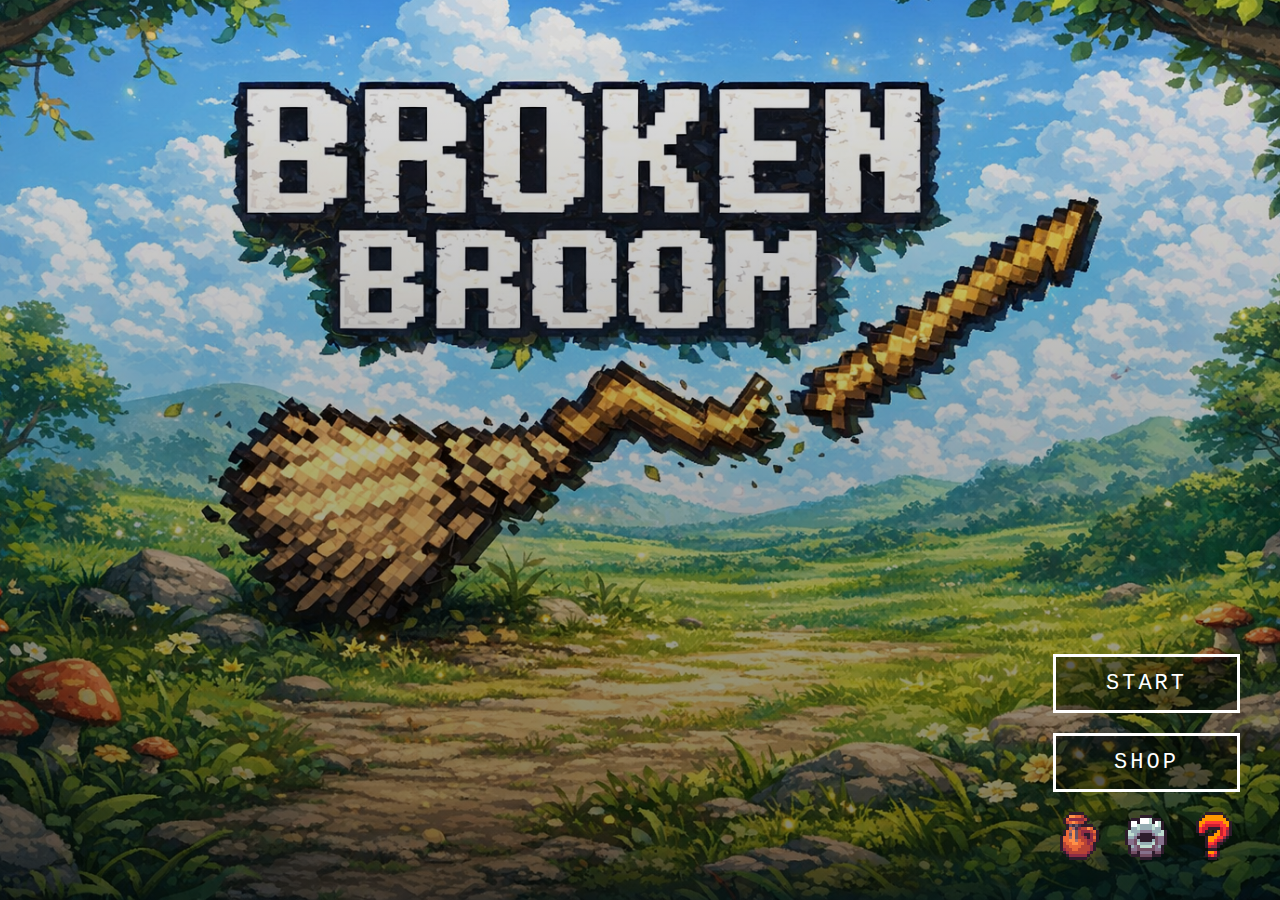
<file: index.html>
<!DOCTYPE html>
<html lang="en">
<head>
<meta charset="UTF-8">
<meta name="viewport" content="width=device-width, initial-scale=1.0">
<title>Broken Broom</title>

<link rel="icon" type="image/png" sizes="32x32" href="asset/icons/TAB-32.png">
<link rel="icon" type="image/png" sizes="16x16" href="asset/icons/TAB-16.png">

<style>
    body {
        margin: 0;
        width: 100vw;
        height: 100vh;
        overflow: hidden;

        /* NEW BACKGROUND */
        background-image: url("asset/title1.png");
        background-repeat: no-repeat;
        background-position: center top;
        background-size: cover;

        position: relative;
        font-family: 'Courier New', monospace;
    }

    /* Optional dark overlay for readability */
    body::before {
        content: "";
        position: absolute;
        inset: 0;
        background: linear-gradient(to bottom, rgba(0,0,0,0.1), rgba(0,0,0,0.5));
        z-index: 1;
    }

/* Button container */
.menu {
    position: absolute;
    bottom: 40px;
    right: 40px;

    display: flex;
    flex-direction: column;
    gap: 20px;

    z-index: 2;
}

/* All buttons share same style */
.menu a {
    padding: 14px 50px;
    font-size: 22px;
    color: white;
    text-decoration: none;
    letter-spacing: 3px;
    text-align: center;

    border: 3px solid white;
    background: rgba(0,0,0,0.4);

    transition: all 0.2s ease;
}

.menu a:hover {
    background: white;
    color: black;
    transform: translateX(-5px);
    box-shadow: 0 0 20px white;
}

/* SETTINGS PANEL OVERLAY */
.settings-panel {
    position: fixed;
    inset: 0;
    background: rgba(0,0,0,0.7);
    display: none; /* hidden by default */
    justify-content: center;
    align-items: center;
    z-index: 5;
}

/* Settings box */
.settings-box {
    background: rgba(0,0,0,0.85);
    border: 3px solid white;
    padding: 40px;
    width: 500px;

    display: flex;
    flex-direction: column;
    gap: 20px;
    text-align: center;

    max-height: 80vh;
    overflow-y: auto;
}

.settings-box h2 {
    margin: 0 0 10px 0;
    color: white;
    letter-spacing: 3px;
}

.settings-box button {
    padding: 12px;
    font-size: 16px;
    letter-spacing: 2px;
    background: transparent;
    color: white;
    border: 2px solid white;
    cursor: pointer;
    transition: 0.2s;
}

.settings-box button:hover {
    background: white;
    color: black;
}

/* Icon row for About + Settings */
.icon-row{
    display: flex;
    justify-content: center;
    gap: 20px;
}

.icon-row img{
    width: 48px;
    height: 48px;
    cursor: pointer;
    transition: 0.2s;
}

.icon-row img:hover{
    transform: scale(1.15);
    filter: drop-shadow(0 0 10px white);
}



.inventory-grid{
    display:grid;
    grid-template-columns: repeat(3,1fr);
    gap:10px;
}

.inventory-item{
    background:rgba(255,255,255,0.1);
    border:2px solid white;
    padding:10px;
    text-align:center;
    color:white;
}

.inventory-item img{
    width:50px;
}

.inventory-item button{
    margin-top:6px;
    padding:4px 8px;
    font-size:12px;
}

.sound-controls{
    margin-top: -5px;
    display:flex;
    flex-direction:column;
    gap:16px;
    padding: 10px 0 0 0;
}

.sound-group{
    display:flex;
    flex-direction:column;
    gap:10px;
}

.sound-group input[type="range"]{
    width:100%;
    cursor:pointer;
}
</style>
</head>

<body>


<div class="menu">
    <a href="level-selection.html">START</a>
    <a href="shop.html">SHOP</a>

    <div class="icon-row">
        <img src="asset/icons/sack.png" id="sackBTN">
        <img src="asset/icons/settings.png" id="settingsBtn">
        <img src="asset/icons/about.png" id="aboutBtn">
    </div>
</div>

<div class="settings-panel" id="settingsPanel">
    <div class="settings-box">
        <h2>SETTINGS</h2>

        <button id="resetCoinsBtn">RESET COINS</button>
        <button id="resetProgressBtn">RESET PROGRESSION</button>
        <button id="soundBtn">SOUND</button>

        <div id="soundControls" class="sound-controls" style="display:none;">
            <div class="sound-group">
                <button id="toggleMusicBtn">MUSIC: ON</button>
                <input type="range" id="musicVolumeSlider" min="0" max="100" value="40">
            </div>

            <div class="sound-group">
                <button id="toggleSfxBtn">AUDIO: ON</button>
                <input type="range" id="sfxVolumeSlider" min="0" max="100" value="50">
            </div>
        </div>

        <button id="backBtn">BACK</button>
    </div>
</div>

<div class="settings-panel" id="aboutPanel">
    <div class="settings-box">
        <h2>ABOUT</h2>

        <p style="color:white; font-size:14px; line-height:1.6;">
        Broken Broom is a fantasy endless runner where a witch
        travels across dangerous worlds collecting coins and items to fix her broom, while avoiding enemies.
        <br><br>
        Disclaimer: I do not own the assests used in this game, credit belongs to respected owners.
        <br><br>
        Developed for a school project.
        <br><br>
        © 2026 Broken Broom
        </p>

        <button id="aboutBackBtn">BACK</button>
    </div>
</div>

<div class="settings-panel" id="inventoryPanel">
    <div class="settings-box" style="width:500px">

        <h2>INVENTORY</h2>

        <h3 style="color:white">Skins</h3>
        <div id="skinInventory" class="inventory-grid"></div>

        <h3 style="color:white">Upgrades</h3>
        <div id="upgradeInventory" class="inventory-grid"></div>

        <button id="inventoryBackBtn">BACK</button>

    </div>
</div>

<script>
const sackBTN = document.getElementById('sackBTN');
const settingsBtn = document.getElementById('settingsBtn');
const aboutBtn = document.getElementById('aboutBtn');

const settingsPanel = document.getElementById('settingsPanel');
const aboutPanel = document.getElementById('aboutPanel');

const backBtn = document.getElementById('backBtn');
const aboutBackBtn = document.getElementById('aboutBackBtn');

const menu = document.querySelector('.menu');

const soundBtn = document.getElementById("soundBtn");
const soundControls = document.getElementById("soundControls");
const toggleMusicBtn = document.getElementById("toggleMusicBtn");
const toggleSfxBtn = document.getElementById("toggleSfxBtn");
const musicVolumeSlider = document.getElementById("musicVolumeSlider");
const sfxVolumeSlider = document.getElementById("sfxVolumeSlider");

settingsBtn.addEventListener('click', () => {
    settingsPanel.style.display = "flex";
    menu.style.display = "none";
});

aboutBtn.addEventListener('click', () => {
    aboutPanel.style.display = "flex";
    menu.style.display = "none";
});

backBtn.addEventListener('click', () => {
    settingsPanel.style.display = "none";
    menu.style.display = "flex";
});

aboutBackBtn.addEventListener('click', () => {
    aboutPanel.style.display = "none";
    menu.style.display = "flex";
});

sackBTN.addEventListener('click', () => {

    loadInventory();

    inventoryPanel.style.display = "flex";
    menu.style.display = "none";

});

inventoryBackBtn.addEventListener('click', () => {

    inventoryPanel.style.display = "none";
    menu.style.display = "flex";

});

function getMusicVolume(){
    return Number(localStorage.getItem("musicVolume") ?? 0.4);
}

function getSfxVolume(){
    return Number(localStorage.getItem("sfxVolume") ?? 0.5);
}

function isMusicMuted(){
    return localStorage.getItem("musicMuted") === "true";
}

function isSfxMuted(){
    return localStorage.getItem("sfxMuted") === "true";
}

function applyMenuMusicSettings(){
    if (!menuMusic) return;

    menuMusic.volume = isMusicMuted() ? 0 : getMusicVolume();
}

soundBtn.addEventListener("click", () => {
    soundControls.style.display =
        soundControls.style.display === "none" ? "flex" : "none";
    updateSoundUI();
});

toggleMusicBtn.addEventListener("click", () => {
    const newMuted = !isMusicMuted();
    localStorage.setItem("musicMuted", newMuted);
    updateSoundUI();
});

toggleSfxBtn.addEventListener("click", () => {
    const newMuted = !isSfxMuted();
    localStorage.setItem("sfxMuted", newMuted);
    updateSoundUI();
});

musicVolumeSlider.addEventListener("input", () => {
    const volume = Number(musicVolumeSlider.value) / 100;
    localStorage.setItem("musicVolume", volume);
    localStorage.setItem("musicMuted", volume === 0 ? "true" : "false");
    updateSoundUI();
});

sfxVolumeSlider.addEventListener("input", () => {
    const volume = Number(sfxVolumeSlider.value) / 100;
    localStorage.setItem("sfxVolume", volume);
    localStorage.setItem("sfxMuted", volume === 0 ? "true" : "false");
    updateSoundUI();
});

// Sounds
function updateSoundUI(){
    const musicMuted = isMusicMuted();
    const sfxMuted = isSfxMuted();

    toggleMusicBtn.textContent = `MUSIC: ${musicMuted ? "OFF" : "ON"}`;
    toggleSfxBtn.textContent = `AUDIO: ${sfxMuted ? "OFF" : "ON"}`;

    musicVolumeSlider.value = Math.round(getMusicVolume() * 100);
    sfxVolumeSlider.value = Math.round(getSfxVolume() * 100);

    applyMenuMusicSettings();
}

const skins = [

{ id:"default", name:"Default", image:"asset/shop/default_skin.png" },
{ id:"blue", name:"Blue", image:"asset/shop/blue_skin.png" },
{ id:"red", name:"Red", image:"asset/shop/red_skin.png" },
{ id:"pink", name:"Pink", image:"asset/shop/pink_skin.png" }

];

const upgrades = [

{ id:"healthUp", name:"Health UP", image:"asset/shop/healthUp.png" },
{ id:"upgrade_shield", name:"Shield", image:"asset/shop/shield.png" }

];

function loadInventory(){

const skinContainer = document.getElementById("skinInventory");
const upgradeContainer = document.getElementById("upgradeInventory");

skinContainer.innerHTML = "";
upgradeContainer.innerHTML = "";

const equipped = localStorage.getItem("equippedSkin") || "default";


/* SKINS */

skins.forEach(skin => {

const owned =
skin.id === "default" ||
localStorage.getItem(skin.id) === "owned";

if(!owned) return;

const div = document.createElement("div");
div.className = "inventory-item";

const equippedText = equipped === skin.id ? "EQUIPPED" : "EQUIP";

div.innerHTML = `
<img src="${skin.image}">
<p>${skin.name}</p>
<button>${equippedText}</button>
`;

const btn = div.querySelector("button");

btn.onclick = () => {

localStorage.setItem("equippedSkin", skin.id);

loadInventory();

};

skinContainer.appendChild(div);

});


/* UPGRADES */

upgrades.forEach(upgrade => {

const owned = localStorage.getItem(upgrade.id) === "owned";

if(!owned) return;

const div = document.createElement("div");
div.className = "inventory-item";

div.innerHTML = `
<img src="${upgrade.image}">
<p>${upgrade.name}</p>
<p>OWNED</p>
`;

upgradeContainer.appendChild(div);

});

}


const resetCoinsBtn = document.getElementById("resetCoinsBtn");
const resetProgressBtn = document.getElementById("resetProgressBtn");

/* RESET COINS */

resetCoinsBtn.addEventListener("click", () => {
    const confirmed = confirm("Are you sure you want to reset all coins?");
    if (!confirmed) return;

    localStorage.setItem("coins", 0);
    alert("Coins have been reset.");
});

/* RESET PROGRESSION */

resetProgressBtn.addEventListener("click", () => {
    const confirmed = confirm(
        "Are you sure you want to reset progression?\n\n" +
        "This will:\n" +
        "- lock all worlds except Forest\n" +
        "- remove bought skins\n" +
        "- remove bought upgrades\n" +
        "- equip the default skin again\n" +
        "- remove the Sky trophy\n" +
        "- lock Endless Mode\n" +
        "- erase all Endless best time"
    );

    if (!confirmed) return;

    // Reset world unlock progress
    localStorage.setItem("highestUnlockedWorld", "forest");

    // Reset endless/trophies/best times for all worlds
    ["forest", "cave", "volcano", "sky"].forEach(world => {
        localStorage.removeItem(`${world}EndlessUnlocked`);
        localStorage.removeItem(`${world}TrophyUnlocked`);
        localStorage.removeItem(`${world}EndlessBestTime`);
    });

    // Reset owned skins
    localStorage.removeItem("blue");
    localStorage.removeItem("red");
    localStorage.removeItem("pink");

    // Reset upgrades
    localStorage.removeItem("healthUp");
    localStorage.removeItem("upgrade_shield");

    // Reset any saved active upgrade states if you use them
    localStorage.removeItem("hasShield");
    localStorage.removeItem("maxLives");

    // Reset equipped skin back to default
    localStorage.setItem("equippedSkin", "default");

    alert("Progression has been reset.");
});

updateSoundUI();
</script>

<audio id="menuMusic" loop>
    <source src="asset/audio/music/menu.mp3" type="audio/mpeg">
</audio>

<script>
const menuMusic = document.getElementById("menuMusic");

function getMusicVolume(){
    return Number(localStorage.getItem("musicVolume") ?? 0.4);
}

function isMusicMuted(){
    return localStorage.getItem("musicMuted") === "true";
}

function applyMenuMusicSettings(){
    menuMusic.volume = isMusicMuted() ? 0 : getMusicVolume();
}

function startMenuMusic() {
    applyMenuMusicSettings();
    menuMusic.play().catch(() => {});
}

window.addEventListener("load", startMenuMusic, { once: true });
window.addEventListener("click", startMenuMusic, { once: true });
window.addEventListener("keydown", startMenuMusic, { once: true });
</script>

</body>
</html>
</file>
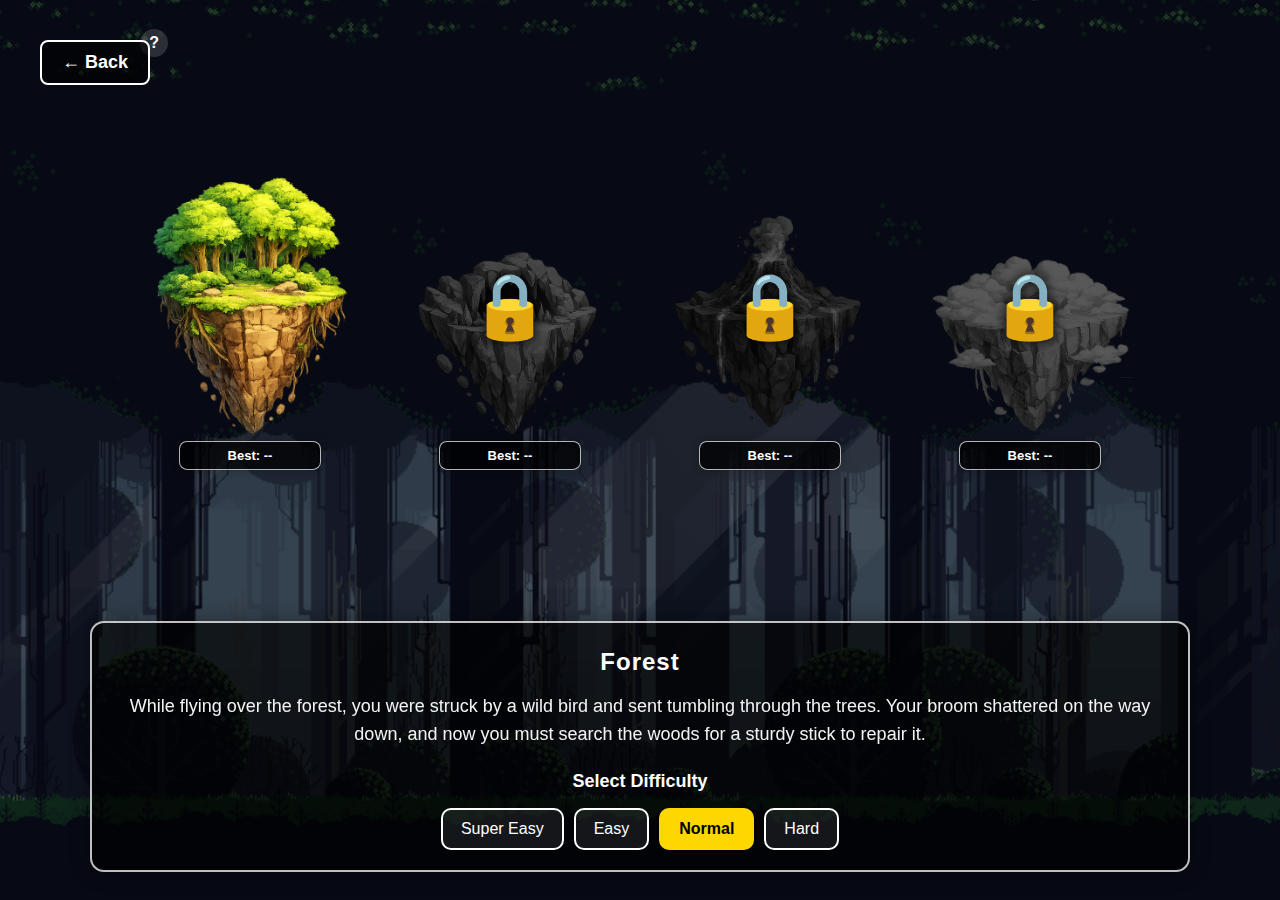
<file: level-selection.html>
<!DOCTYPE html>
<html lang="en">
<head>
<meta charset="UTF-8">
<meta name="viewport" content="width=device-width, initial-scale=1.0">
<title>Select World</title>

<link rel="icon" type="image/png" sizes="32x32" href="asset/icons/TAB-32.png">
<link rel="icon" type="image/png" sizes="16x16" href="asset/icons/TAB-16.png">

<style>
    body {
        margin: 0;
        width: 100vw;
        height: 100vh;
        overflow: hidden;
        position: relative;
        font-family: Arial, sans-serif;
    }

    body::before {
        content: "";
        position: absolute;
        inset: 0;
        background: rgba(0, 0, 0, 0.4);
        z-index: 1;
    }

    .worlds {
        position: absolute;
        top: 34%;
        left: 50%;
        transform: translate(-50%, -50%);
        display: flex;
        justify-content: center;
        align-items: center;
        gap: 60px;
        z-index: 2;
    }

    .world {
        position: relative;
        cursor: pointer;
        transition: transform 0.2s ease;
    }

    .world img {
        width: 200px;
        display: block;
        transition: 0.2s ease;
    }

    .world-best-time {
        position: absolute;
        bottom: -34px;
        left: 50%;
        transform: translateX(-50%);
        min-width: 120px;
        padding: 6px 10px;
        text-align: center;
        font-size: 13px;
        font-weight: bold;
        color: white;
        background: rgba(0,0,0,0.75);
        border: 1px solid rgba(255,255,255,0.7);
        border-radius: 8px;
        box-shadow: 0 0 10px rgba(0,0,0,0.25);
        pointer-events: none;
    }

    .world:hover {
        transform: scale(1.1);
    }

    .world.locked {
        cursor: not-allowed;
    }

    .world.locked:hover {
        transform: none;
    }

    .world.locked img {
        filter: grayscale(100%) brightness(0.35);
    }

    .lock-overlay {
        position: absolute;
        inset: 0;
        display: none;
        justify-content: center;
        align-items: center;
        font-size: 64px;
        color: white;
        text-shadow: 0 0 12px black;
        pointer-events: none;
    }

    .world.locked .lock-overlay {
        display: flex;
    }

    .back-button {
        position: relative;
        top: 20px;
        left: 20px;
        z-index: 3;
        padding: 10px 20px;
        font-size: 18px;
        font-weight: bold;
        color: white;
        background: rgba(0, 0, 0, 0.6);
        border: 2px solid white;
        border-radius: 8px;
        cursor: pointer;
        transition: 0.2s ease;
    }

    .back-button:hover {
        background: white;
        color: black;
        transform: scale(1.05);
    }

    .info-box {
        position: absolute;
        left: 50%;
        bottom: 28px;
        transform: translateX(-50%);
        width: min(1100px, 90vw);
        min-height: 200px;
        z-index: 3;

        padding: 20px 28px;
        box-sizing: border-box;

        background: rgba(0, 0, 0, 0.65);
        border: 2px solid rgba(255,255,255,0.75);
        border-radius: 14px;

        color: white;
        text-align: center;
        line-height: 1.6;
        font-size: 18px;

        box-shadow: 0 0 20px rgba(0,0,0,0.35);
    }

    .info-title {
        font-size: 24px;
        font-weight: bold;
        margin-bottom: 10px;
        letter-spacing: 1px;
    }

    .info-text {
        opacity: 0.95;
        margin-bottom: 18px;
    }

    .controls-row {
        margin-top: 16px;
        display: flex;
        justify-content: center;
        align-items: flex-start;
        gap: 24px;
        flex-wrap: wrap;
    }

    .difficulty-section,
    .endless-section {
        flex: 1 1 380px;
        max-width: 430px;
    }

    .difficulty-label {
        font-size: 18px;
        font-weight: bold;
        margin-bottom: 12px;
    }

    .difficulty-buttons {
        display: flex;
        justify-content: center;
        gap: 10px;
        flex-wrap: wrap;
    }

    .endless-section {
        display: none;
    }

    .difficulty-btn {
        padding: 10px 18px;
        font-size: 16px;
        border: 2px solid white;
        border-radius: 10px;
        background: rgba(255,255,255,0.08);
        color: white;
        cursor: pointer;
        transition: 0.2s ease;
    }

    .difficulty-btn:hover {
        background: white;
        color: black;
        transform: translateY(-2px);
    }

    .difficulty-btn.active {
        background: gold;
        color: black;
        border-color: gold;
        font-weight: bold;
    }
    .trophy-overlay {
    position: absolute;
    top: -22px;
    left: 50%;
    transform: translateX(-50%);
    display: none;
    z-index: 4;
    pointer-events: none;
    }

    .trophy-overlay img {
        width: 56px;
        height: 56px;
        filter: drop-shadow(0 0 10px rgba(255, 215, 0, 0.9));
    }

    .world.trophy-unlocked .trophy-overlay {
        display: block;
    }

    .endless-btn {
        padding: 12px 22px;
        font-size: 16px;
        border: 2px solid gold;
        border-radius: 10px;
        background: rgba(255, 215, 0, 0.15);
        color: white;
        cursor: pointer;
        transition: 0.2s ease;
        font-weight: bold;
    }

    .endless-btn:hover {
        background: gold;
        color: black;
        transform: translateY(-2px);
    }

    .top-left-ui {
        position: absolute;
        top: 20px;
        left: 20px;
        display: flex;
        align-items: center;
        gap: 10px;
        z-index: 10;
    }

    /* Hint Icon */
    .hint-icon {
        width: 28px;
        height: 28px;
        border-radius: 50%;
        background: rgba(255,255,255,0.15);
        color: white;
        font-weight: bold;
        text-align: center;
        line-height: 28px;
        cursor: pointer;
        position: relative;
        transition: 0.2s ease;
    }

    .hint-icon:hover {
        background: gold;
        color: black;
    }

    /* Tooltip */
    .hint-tooltip {
        position: absolute;
        top: 120%;
        left: 0;
        width: 260px;
        padding: 10px;
        font-size: 13px;
        background: rgba(0,0,0,0.85);
        color: white;
        border-radius: 8px;
        display: none;
        pointer-events: none;
    }

    /* Show on hover */
    .hint-icon:hover .hint-tooltip {
        display: block;
    }

    @media (max-width: 900px) {
        .controls-row {
            gap: 16px;
        }

        .difficulty-section,
        .endless-section {
            flex: 1 1 100%;
            max-width: 100%;
        }

        .info-box {
            width: min(95vw, 1000px);
            bottom: 20px;
            padding: 18px 20px;
        }
    }
</style>
</head>

<body>

<div class="top-left-ui">
    <button class="back-button">← Back</button>

    <div class="hint-icon">
        ?
        <div class="hint-tooltip">
            To unlock endless, you must complete the world in normal mode.
        </div>
    </div>
</div>

<div class="worlds">
    <div class="world" data-world="forest">
        <div class="trophy-overlay">
            <img src="asset/icons/trophy.png" alt="Trophy">
        </div>
        <img src="asset/worlds/Forest.png" alt="Forest">
        <div class="lock-overlay">🔒</div>
        <div class="world-best-time">Best: --</div>
    </div>

    <div class="world" data-world="cave">
        <div class="trophy-overlay">
            <img src="asset/icons/trophy.png" alt="Trophy">
        </div>
        <img src="asset/worlds/Cave.png" alt="Cave">
        <div class="lock-overlay">🔒</div>
        <div class="world-best-time">Best: --</div>
    </div>

    <div class="world" data-world="volcano">
        <div class="trophy-overlay">
            <img src="asset/icons/trophy.png" alt="Trophy">
        </div>
        <img src="asset/worlds/Volcano.png" alt="Volcano">
        <div class="lock-overlay">🔒</div>
        <div class="world-best-time">Best: --</div>
    </div>

    <div class="world" data-world="sky">
        <div class="trophy-overlay">
            <img src="asset/icons/trophy.png" alt="Trophy">
        </div>
        <img src="asset/worlds/Sky.png" alt="Sky">
        <div class="lock-overlay">🔒</div>
        <div class="world-best-time">Best: --</div>
    </div>
</div>

<div class="info-box">
    <div class="info-title" id="worldTitle">Forest</div>
    <div class="info-text" id="worldInfo">
        While flying over the forest, you were struck by a wild bird and sent tumbling through the trees. Your broom shattered on the way down, and now you must search the woods for a sturdy stick to repair it.
    </div>

    <div class="controls-row">
        <div class="difficulty-section">
            <div class="difficulty-label">Select Difficulty</div>
            <div class="difficulty-buttons">
                <button class="difficulty-btn" data-difficulty="supereasy">Super Easy</button>
                <button class="difficulty-btn" data-difficulty="easy">Easy</button>
                <button class="difficulty-btn active" data-difficulty="normal">Normal</button>
                <button class="difficulty-btn" data-difficulty="hard">Hard</button>
            </div>
        </div>

        <div class="endless-section" id="endlessSection">
            <div class="difficulty-label">Endless Mode</div>
            <button class="endless-btn" id="endlessBtn">Play Endless Mode</button>
        </div>
    </div>
</div>

<audio id="menuMusic" loop>
    <source src="asset/audio/music/menu.mp3" type="audio/mpeg">
</audio>

<script>
    const body = document.body;
    const worldTitle = document.getElementById("worldTitle");
    const worldInfo = document.getElementById("worldInfo");
    const endlessSection = document.getElementById("endlessSection");
    const endlessBtn = document.getElementById("endlessBtn");

    const menuMusic = document.getElementById("menuMusic");

    function getMusicVolume(){
        return Number(localStorage.getItem("musicVolume") ?? 0.4);
    }

    function isMusicMuted(){
        return localStorage.getItem("musicMuted") === "true";
    }

    function applyMenuMusicSettings(){
        menuMusic.volume = isMusicMuted() ? 0 : getMusicVolume();
    }

    function startMenuMusic() {
        applyMenuMusicSettings();
        menuMusic.play().catch(() => {});
    }

    function updateWorldBestTimes() {
        document.querySelectorAll(".world").forEach(world => {
            const worldName = world.dataset.world;
            const bestTime = Number(localStorage.getItem(`${worldName}EndlessBestTime`)) || 0;
            const bestTimeLabel = world.querySelector(".world-best-time");

            if (!bestTimeLabel) return;

            if (bestTime > 0) {
                bestTimeLabel.textContent = `Best: ${bestTime.toFixed(1)}s`;
            } else {
                bestTimeLabel.textContent = "Best: --";
            }
        });
    }

    window.addEventListener("load", startMenuMusic, { once: true });
    window.addEventListener("click", startMenuMusic, { once: true });
    window.addEventListener("keydown", startMenuMusic, { once: true });

    const backgrounds = {
        forest: "asset/Background/Forest/Forest.png",
        cave: "asset/Background/Cave/Cave.png",
        volcano: "asset/Background/Volcano/Volcano.png",
        sky: "asset/Background/Sky/Sky.png"
    };

    const worldOrder = ["forest", "cave", "volcano", "sky"];

    const worldLore = {
        forest: {
            title: "Forest",
            text: "While flying over the forest, you were struck by a wild bird and sent tumbling through the trees. Your broom shattered on the way down, and now you must search the woods for a sturdy stick to repair it."
        },
        cave: {
            title: "Cave",
            text: "With a solid stick in place, you venture into a spider-infested cave to gather strong steel webs. These webs might reinforce your broom so it will not snap so easily again."
        },
        volcano: {
            title: "Volcano",
            text: "Now armed with a tougher broom, you brave the volcanic peaks in search of fire rubies. Their power may help your broom fly higher, faster, and with greater force."
        },
        sky: {
            title: "Sky",
            text: "At last, you soar into the open sky—but the winds up here are fierce and unforgiving. To endure the stormy heights, you must collect magical dragon scales for protection."
        }
    };

    let selectedDifficulty = "normal";
    let hoveredWorld = "forest";

    document.querySelectorAll(".difficulty-btn").forEach(button => {
        button.addEventListener("click", () => {
            document.querySelectorAll(".difficulty-btn").forEach(btn => btn.classList.remove("active"));
            button.classList.add("active");
            selectedDifficulty = button.dataset.difficulty;
        });
    });

    if (!localStorage.getItem("highestUnlockedWorld")) {
        localStorage.setItem("highestUnlockedWorld", "forest");
    }

    const highestUnlockedWorld = localStorage.getItem("highestUnlockedWorld");
    const highestIndex = worldOrder.indexOf(highestUnlockedWorld);

    document.querySelector('.back-button').addEventListener('click', () => {
        window.location.href = "index.html";
    });

    function setWorldInfo(title, text) {
        worldTitle.textContent = title;
        worldInfo.textContent = text;
    }

    function updateEndlessButton(worldName, isUnlocked) {
        const trophyUnlocked = localStorage.getItem(`${worldName}TrophyUnlocked`) === "true";
        const endlessUnlocked = localStorage.getItem(`${worldName}EndlessUnlocked`) === "true";
        const endlessBestTime = Number(localStorage.getItem(`${worldName}EndlessBestTime`)) || 0;

        // show endless if either trophy OR endless unlock exists
        if (isUnlocked && (trophyUnlocked || endlessUnlocked)) {
            endlessSection.style.display = "block";

            const label = worldName.charAt(0).toUpperCase() + worldName.slice(1);

            if (endlessBestTime > 0) {
                endlessBtn.textContent = `Play ${label} Endless (Best: ${endlessBestTime.toFixed(1)}s)`;
            } else {
                endlessBtn.textContent = `Play ${label} Endless`;
            }
        } else {
            endlessSection.style.display = "none";
        }
    }

    body.style.backgroundImage = `url(${backgrounds.forest})`;
    body.style.backgroundRepeat = "no-repeat";
    body.style.backgroundSize = "cover";
    body.style.backgroundPosition = "center";

    setWorldInfo(worldLore.forest.title, worldLore.forest.text);
    updateEndlessButton("forest", true);
    updateWorldBestTimes();

    const worlds = document.querySelectorAll('.world');

    worlds.forEach(world => {
        const selectedWorld = world.dataset.world;
        const worldIndex = worldOrder.indexOf(selectedWorld);
        const isUnlocked = worldIndex <= highestIndex;

        if (!isUnlocked) {
            world.classList.add("locked");
        }

        const trophyUnlocked = localStorage.getItem(`${selectedWorld}TrophyUnlocked`) === "true";
        if (trophyUnlocked) {
            world.classList.add("trophy-unlocked");
        }

        world.addEventListener('mouseenter', () => {
            hoveredWorld = selectedWorld;

            if (isUnlocked) {
                body.style.backgroundImage = `url(${backgrounds[selectedWorld]})`;
                setWorldInfo(
                    worldLore[selectedWorld].title,
                    worldLore[selectedWorld].text
                );
            } else {
                const previousWorld = worldOrder[worldIndex - 1];
                const previousWorldName =
                    previousWorld.charAt(0).toUpperCase() + previousWorld.slice(1);

                setWorldInfo(
                    "Locked",
                    `Complete ${previousWorldName} to unlock.`
                );
            }

            updateEndlessButton(selectedWorld, isUnlocked);
        });

        world.addEventListener('click', () => {
            if (!isUnlocked) {
                const previousWorld = worldOrder[worldIndex - 1];
                const previousWorldName =
                    previousWorld.charAt(0).toUpperCase() + previousWorld.slice(1);

                alert(`This world is locked. Complete ${previousWorldName} first.`);
                return;
            }

            window.location.href = `game.html?world=${selectedWorld}&difficulty=${selectedDifficulty}`;
        });
    });

    endlessBtn.addEventListener("click", () => {
        window.location.href = `game.html?world=${hoveredWorld}&difficulty=${selectedDifficulty}&mode=endless`;
    });
</script>



</body>
</html>
</file>
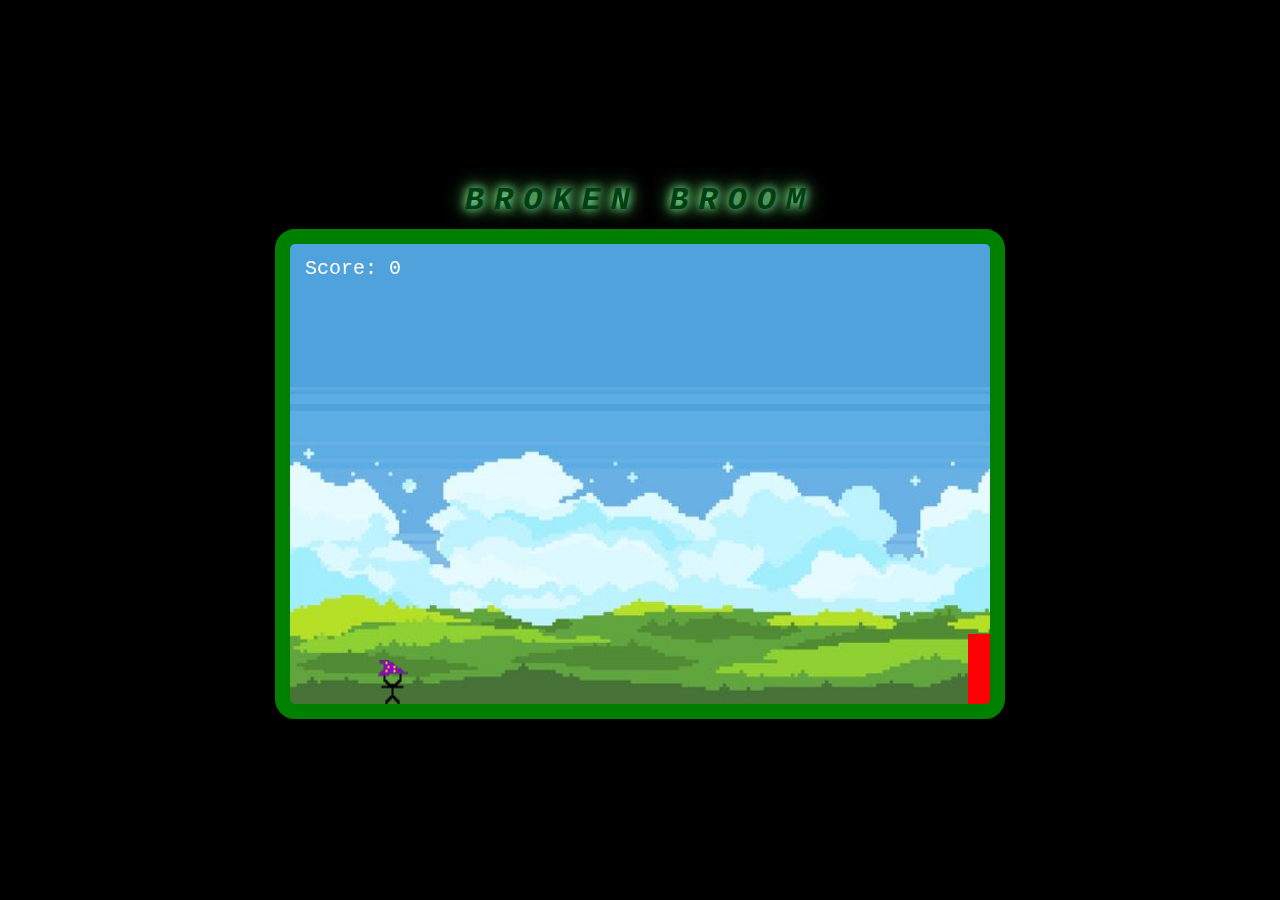
<file: Side-Runner.html>
<!DOCTYPE html>
<html lang="en">
<head>
    <meta charset="UTF-8">
    <meta name="viewport" content="width=device-width, initial-scale=1.0">
    <title>Endless Runner</title>
    <link rel="stylesheet" href="style.css">
    <script src="script.js"></script>
</head>
<body>
    <div class="game-container">
        <div class="game-title">Broken Broom</div>
        <canvas id="board"></canvas>
    </div>
</body>
</html>
</file>
<file: style.css>
body{
    margin: 0;
    height: 100vh;

    display: flex;
    justify-content: center;
    align-items: center;

    background-color: black;
    font-family: 'Courier New', Courier, monospace;
}

.game-container {
    display: flex;
    flex-direction: column; /* stack title above canvas */
    align-items: center;
}

#board {
    background-image: url("./background.png");
    background-size: cover;
    background-repeat: no-repeat;

    border: 15px solid green; /* small fix here */
    border-radius: 20px;
}

.game-title {
    color: #003f15;
    font-size: 32px;
    font-weight: 900;
    text-transform: uppercase;
    letter-spacing: 10px;
    margin-bottom: 10px;

    text-shadow: 0 0 10px #95ffa8, 0 0 20px #62fe6a;
    font-style: italic;
}
</file>
